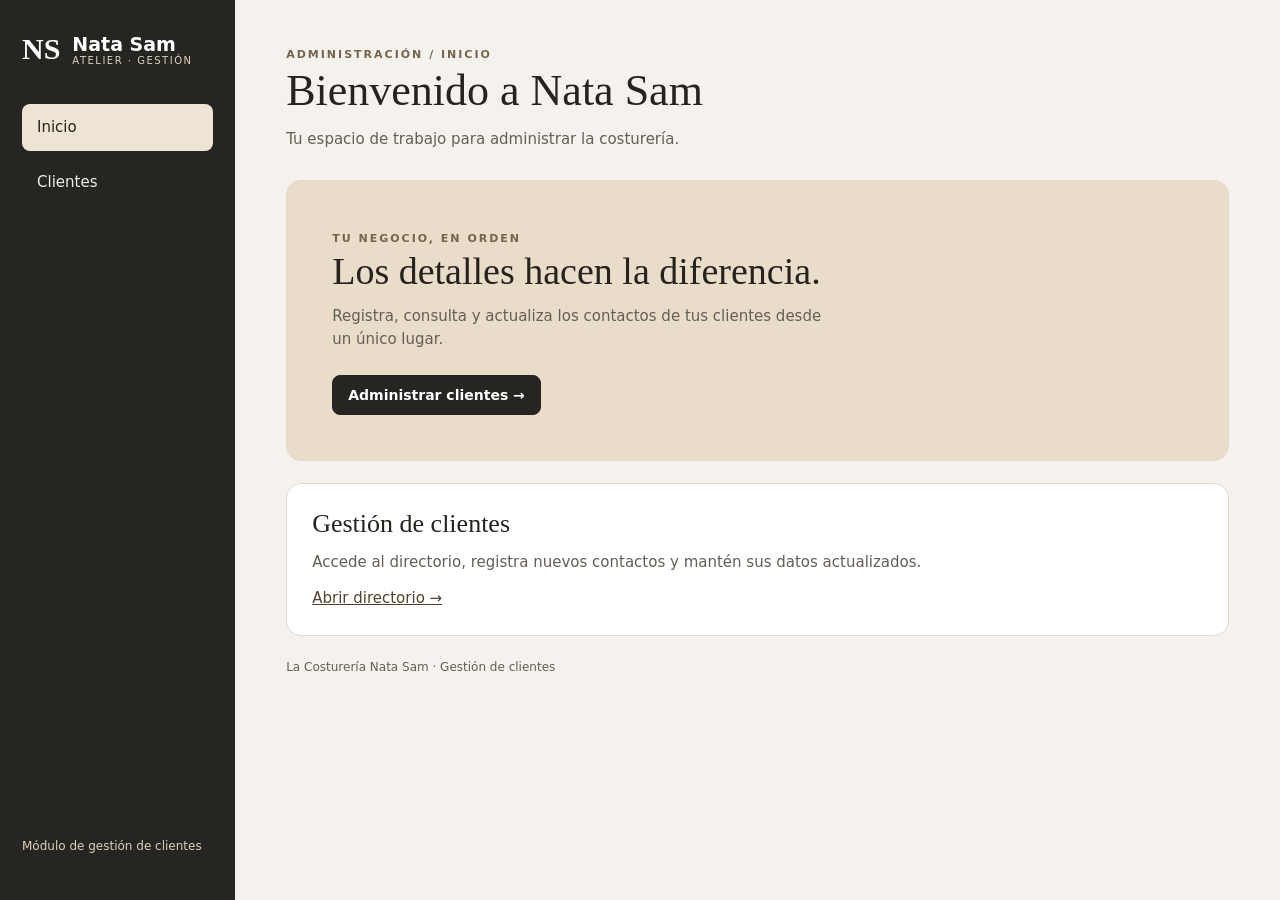
<file: src/main/webapp/index.html>
<!doctype html><html lang="es"><head><meta charset="utf-8"><meta name="viewport" content="width=device-width,initial-scale=1"><title>Nata Sam | Inicio</title><link rel="stylesheet" href="estilos.css"></head><body><aside><div class="brand">NS <span>Nata Sam<small>ATELIER · GESTIÓN</small></span></div><nav><a class="active" href="./" aria-current="page">Inicio</a><a href="clientes">Clientes</a></nav><p class="side-note">Módulo de gestión de clientes</p></aside><main><header><span class="eyebrow">ADMINISTRACIÓN / INICIO</span><h1>Bienvenido a Nata Sam</h1><p>Tu espacio de trabajo para administrar la costurería.</p></header><section class="hero"><span class="eyebrow">TU NEGOCIO, EN ORDEN</span><h2>Los detalles hacen la diferencia.</h2><p>Registra, consulta y actualiza los contactos de tus clientes desde un único lugar.</p><a class="button" href="clientes">Administrar clientes →</a></section><section class="panel"><h2>Gestión de clientes</h2><p>Accede al directorio, registra nuevos contactos y mantén sus datos actualizados.</p><a href="clientes">Abrir directorio →</a></section><footer>La Costurería Nata Sam · Gestión de clientes</footer></main></body></html>
</file>
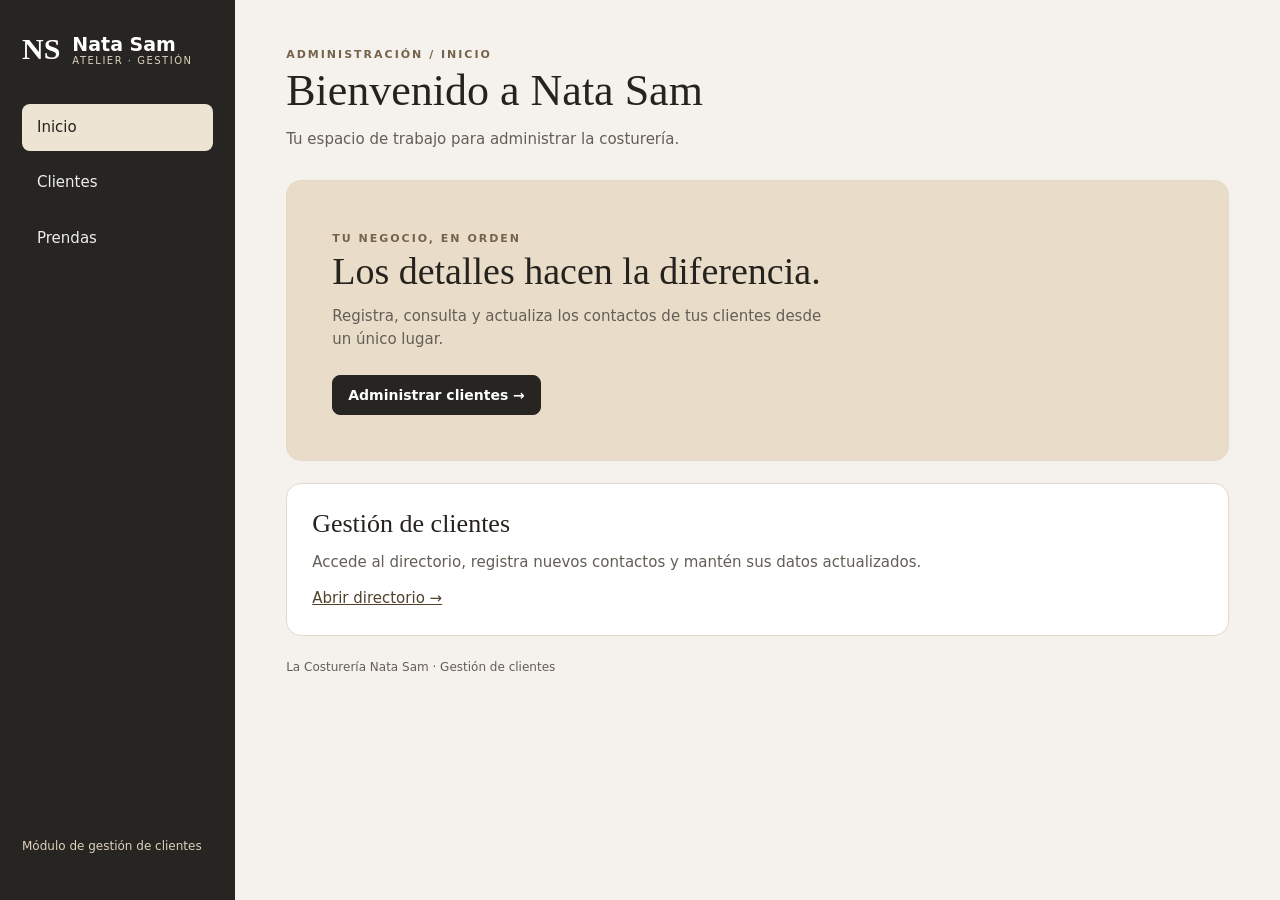
<file: SAMUELAFANADOR_AA3_EV01/Costureria/src/main/webapp/index.html>
<!doctype html><html lang="es"><head><meta charset="utf-8"><meta name="viewport" content="width=device-width,initial-scale=1"><title>Nata Sam | Inicio</title><link rel="stylesheet" href="estilos.css"></head><body><aside><div class="brand">NS <span>Nata Sam<small>ATELIER · GESTIÓN</small></span></div><nav><a class="active" href="./" aria-current="page">Inicio</a><a href="clientes">Clientes</a><a href="prendas">Prendas</a></nav><p class="side-note">Módulo de gestión de clientes</p></aside><main><header><span class="eyebrow">ADMINISTRACIÓN / INICIO</span><h1>Bienvenido a Nata Sam</h1><p>Tu espacio de trabajo para administrar la costurería.</p></header><section class="hero"><span class="eyebrow">TU NEGOCIO, EN ORDEN</span><h2>Los detalles hacen la diferencia.</h2><p>Registra, consulta y actualiza los contactos de tus clientes desde un único lugar.</p><a class="button" href="clientes">Administrar clientes →</a></section><section class="panel"><h2>Gestión de clientes</h2><p>Accede al directorio, registra nuevos contactos y mantén sus datos actualizados.</p><a href="clientes">Abrir directorio →</a></section><footer>La Costurería Nata Sam · Gestión de clientes</footer></main></body></html>
</file>
<file: src/main/webapp/estilos.css>
*{box-sizing:border-box}body{margin:0;background:#f5f2ed;color:#26231f;font:15px/1.55 system-ui,sans-serif;display:grid;grid-template-columns:235px minmax(0,1fr);min-height:100vh}aside{background:#272521;color:#fff;padding:32px 22px;display:flex;flex-direction:column;gap:38px}.brand{display:flex;align-items:center;gap:12px;font: bold 30px Georgia,serif}.brand span{font:600 19px system-ui}.brand small{display:block;font:10px system-ui;letter-spacing:1.5px;color:#ddd1bc}nav{display:grid;gap:8px}nav a{color:#eee;text-decoration:none;padding:12px 15px;border-radius:8px}nav a.active,nav a:hover{background:#eee4d3;color:#26231f}.side-note{margin-top:auto;color:#ddd1bc;font-size:12px}main{padding:42px clamp(20px,4vw,64px);min-width:0;max-width:1500px}header{margin-bottom:28px}.eyebrow{font-size:11px;letter-spacing:2px;font-weight:700;color:#75634b}h1,h2,p{margin:0 0 12px}h1{font:44px Georgia,serif}h2{font:26px Georgia,serif}p{color:#635e56}.panel,.metric,.hero{background:white;border:1px solid #e2d9cc;border-radius:15px;padding:25px;margin-bottom:22px}.metric{max-width:280px}.metric span{display:block;color:#635e56}.metric strong{font-size:36px}.hero{background:#e9ddc9;padding:45px;min-height:250px}.hero h2{font-size:38px;max-width:500px}.hero p{max-width:500px;margin-bottom:24px}.register{display:grid;grid-template-columns:repeat(3,minmax(0,1fr)) auto;gap:14px;align-items:end}label{display:grid;gap:6px;font-size:13px;font-weight:600}input{width:100%;min-width:0;border:1px solid #cfc6b8;border-radius:7px;padding:11px;background:white;color:#26231f;font:inherit}button,.button{border:1px solid #272521;border-radius:8px;padding:11px 15px;background:#272521;color:white;font:600 14px system-ui;cursor:pointer;text-decoration:none;display:inline-block;white-space:nowrap}button:hover,.button:hover{opacity:.85}.secondary,.danger{background:white;color:#272521}.danger{color:#963d32;border-color:#cda49d}.panel-head{display:flex;justify-content:space-between;align-items:center;gap:16px;flex-wrap:wrap}.table-wrap{overflow-x:auto}table{border-collapse:collapse;width:100%;min-width:730px}th,td{text-align:left;padding:12px 8px;border-bottom:1px solid #eee8df}th{font-size:12px;text-transform:uppercase;color:#635e56}.actions{white-space:nowrap}.actions button{margin:2px}a{color:#52422d}footer{font-size:12px;color:#635e56} :focus-visible{outline:3px solid #927444;outline-offset:3px}[hidden]{display:none!important}@media(max-width:1000px){.register{grid-template-columns:1fr 1fr}}@media(max-width:650px){body{display:block}aside{padding:18px;gap:14px}nav{display:flex}.side-note{display:none}main{padding:22px 14px}h1{font-size:34px}.register{grid-template-columns:1fr}.hero{padding:24px}.hero h2{font-size:30px}}
</file>
<file: SAMUELAFANADOR_AA3_EV01/Costureria/src/main/webapp/estilos.css>
*{box-sizing:border-box}body{margin:0;background:#f5f2ed;color:#26231f;font:15px/1.55 system-ui,sans-serif;display:grid;grid-template-columns:235px minmax(0,1fr);min-height:100vh}aside{background:#272521;color:#fff;padding:32px 22px;display:flex;flex-direction:column;gap:38px}.brand{display:flex;align-items:center;gap:12px;font: bold 30px Georgia,serif}.brand span{font:600 19px system-ui}.brand small{display:block;font:10px system-ui;letter-spacing:1.5px;color:#ddd1bc}nav{display:grid;gap:8px}nav a{color:#eee;text-decoration:none;padding:12px 15px;border-radius:8px}nav a.active,nav a:hover{background:#eee4d3;color:#26231f}.side-note{margin-top:auto;color:#ddd1bc;font-size:12px}main{padding:42px clamp(20px,4vw,64px);min-width:0;max-width:1500px}header{margin-bottom:28px}.eyebrow{font-size:11px;letter-spacing:2px;font-weight:700;color:#75634b}h1,h2,p{margin:0 0 12px}h1{font:44px Georgia,serif}h2{font:26px Georgia,serif}p{color:#635e56}.panel,.metric,.hero{background:white;border:1px solid #e2d9cc;border-radius:15px;padding:25px;margin-bottom:22px}.metric{max-width:280px}.metric span{display:block;color:#635e56}.metric strong{font-size:36px}.hero{background:#e9ddc9;padding:45px;min-height:250px}.hero h2{font-size:38px;max-width:500px}.hero p{max-width:500px;margin-bottom:24px}.register{display:grid;grid-template-columns:repeat(3,minmax(0,1fr)) auto;gap:14px;align-items:end}label{display:grid;gap:6px;font-size:13px;font-weight:600}input{width:100%;min-width:0;border:1px solid #cfc6b8;border-radius:7px;padding:11px;background:white;color:#26231f;font:inherit}button,.button{border:1px solid #272521;border-radius:8px;padding:11px 15px;background:#272521;color:white;font:600 14px system-ui;cursor:pointer;text-decoration:none;display:inline-block;white-space:nowrap}button:hover,.button:hover{opacity:.85}.secondary,.danger{background:white;color:#272521}.danger{color:#963d32;border-color:#cda49d}.panel-head{display:flex;justify-content:space-between;align-items:center;gap:16px;flex-wrap:wrap}.table-wrap{overflow-x:auto}table{border-collapse:collapse;width:100%;min-width:730px}th,td{text-align:left;padding:12px 8px;border-bottom:1px solid #eee8df}th{font-size:12px;text-transform:uppercase;color:#635e56}.actions{white-space:nowrap}.actions button{margin:2px}a{color:#52422d}footer{font-size:12px;color:#635e56} :focus-visible{outline:3px solid #927444;outline-offset:3px}[hidden]{display:none!important}@media(max-width:1000px){.register{grid-template-columns:1fr 1fr}}@media(max-width:650px){body{display:block}aside{padding:18px;gap:14px}nav{display:flex}.side-note{display:none}main{padding:22px 14px}h1{font-size:34px}.register{grid-template-columns:1fr}.hero{padding:24px}.hero h2{font-size:30px}}
</file>
